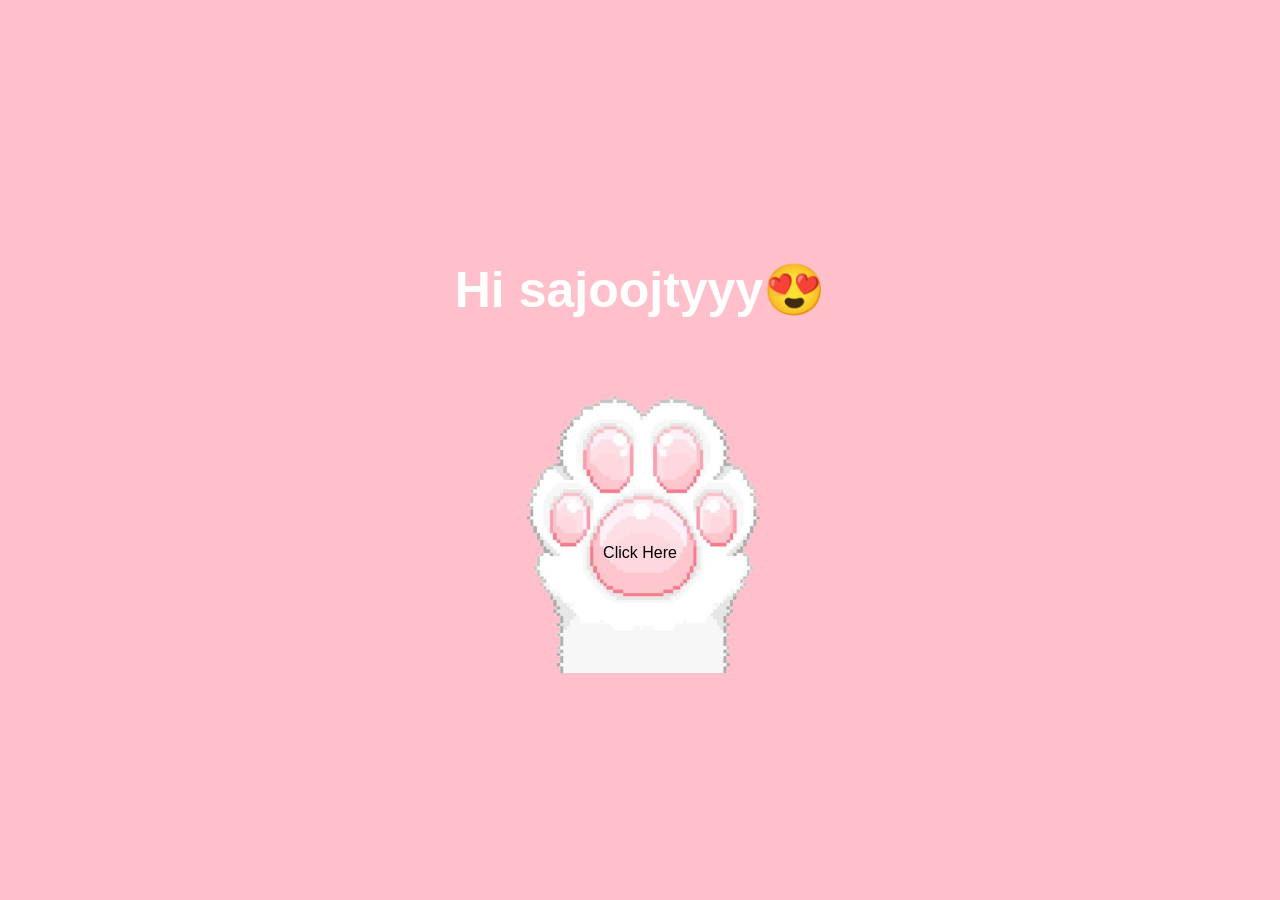
<file: index.html>
<!DOCTYPE html>
<html lang="ar">
<head>
<meta charset="UTF-8">
<title>To saja</title>
<link rel="stylesheet" href="heart of love.css">
<style>
body{
    margin:0;
    font-family:Arial;
}


.first-page{
    height:100vh;
    display:flex;
    justify-content:center;
    align-items:center;
    flex-direction:column;
    background:#fff0f6;
}

.image-box{
    position:relative;
    width:250px;
    cursor:pointer;
    margin-top:20px;
}

.image-box img{
    width:100%;
    border-radius:15px;
    display:block;
}

.overlay-text{
    position:absolute;
    top:60%;
    left:50%;
    transform:translate(-50%,-50%);
    color:black;
    padding:10px 20px;
    border-radius:10px;
    font-size:16px;
}
</style>
</head>

<body>

<div class="first-page" id="page1">
    <h1 style="color: white; font-size: 50px;">Hi sajoojtyyy😍</h1>

    
    <a href="page 2.html">
        <div class="image-box" id="catImage" 
        style="width: 300px; height:300px; background-image:url('cat_hand__1_-removebg-preview.png'); background-size:cover;">
            <img src="cat_hand__1_-removebg-preview.png" alt="Cat Hand">
            <div class="overlay-text">Click Here</div>
        </div>
    </a>

</div>

<script src="heart.js"></script>

</body>
</html>
</file>
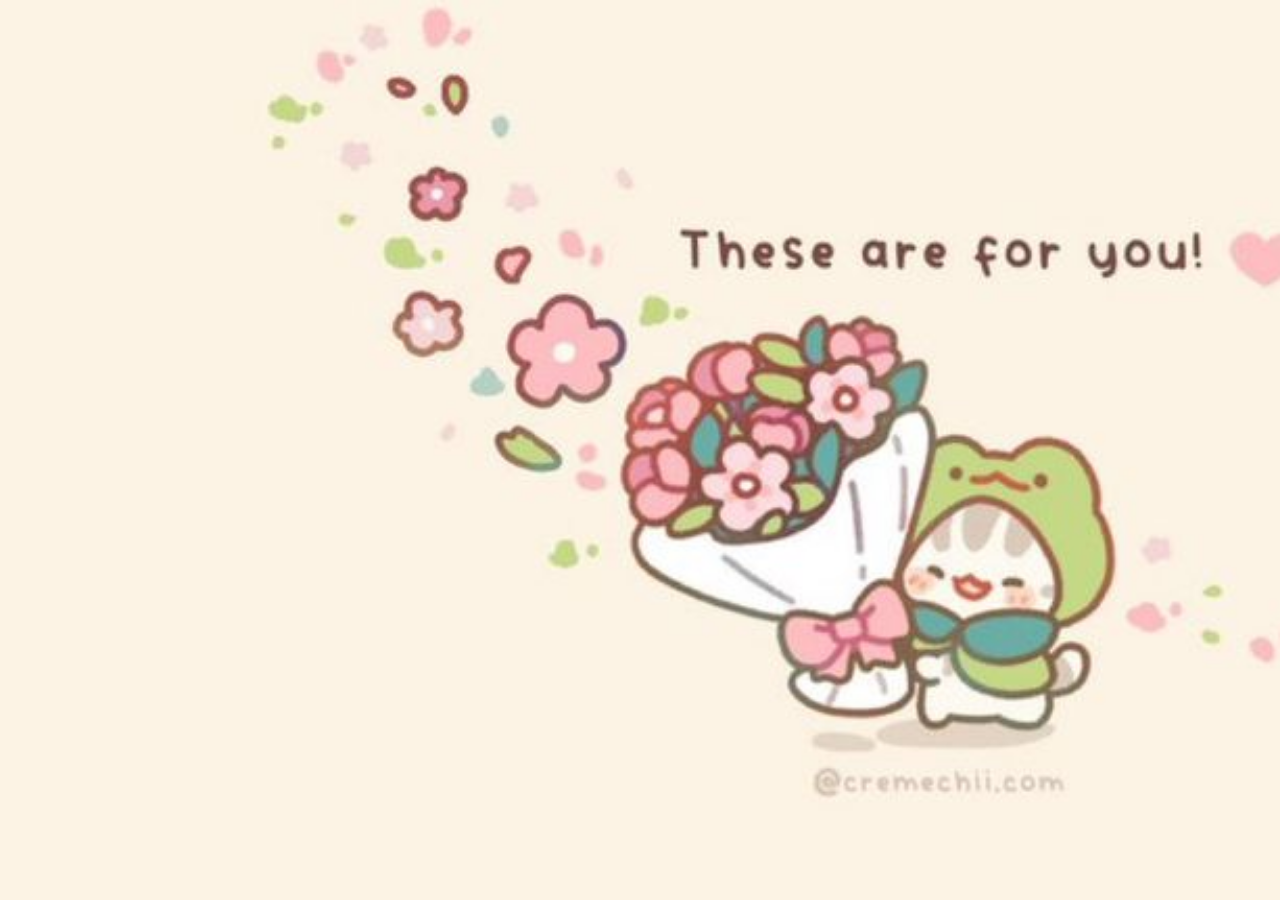
<file: page 2.html>
<!DOCTYPE html>
<html lang="ar">
<head>
<meta charset="UTF-8">
<title>massage</title>
<style>
body{
    margin:0;
    background:#ffd6e7;
    overflow:hidden;
    height:100vh;
    font-family:Arial;
    position:relative;
}

.person{
    font-size:100px;
    position:absolute;
    bottom:50px;
    left:50%;
    transform:translateX(-50%);
}

.heart{
    position:absolute;
    font-size:25px;
    animation:float 3s linear infinite;
}

@keyframes float{
    0%{ transform:translateY(0); opacity:1; }
    100%{ transform:translateY(-400px); opacity:0; }
}
</style>
</head>
<body>

<div class="image-box" 
style="width:100%; height:100%; background-image:url('roses.jfif'); background-size:cover;">
</div>
<script>
document.getElementById("catImage").addEventListener("click", function(){
    window.location.href = "page 2.html";
});
</script>
</body>
</html>
</file>
<file: heart of love.css>
.image-box{
    position:relative;
    width:250px;
    cursor:pointer;
}

.image-box img{
    width:100%;
    border-radius:15px;
    display:block;
}

.overlay-text{
    position:absolute;
    top:60%;
    left:50%;
    transform:translate(-50%,-50%);
    color:rgb(0, 0, 0);
    padding:10px 20px;
    border-radius:10px;
    font-size:16px;
}
#page1{
    height:100vh;
    display:flex;
    justify-content:center;
    align-items:center;
    flex-direction:column;
    background-color: pink; 
}
</file>
